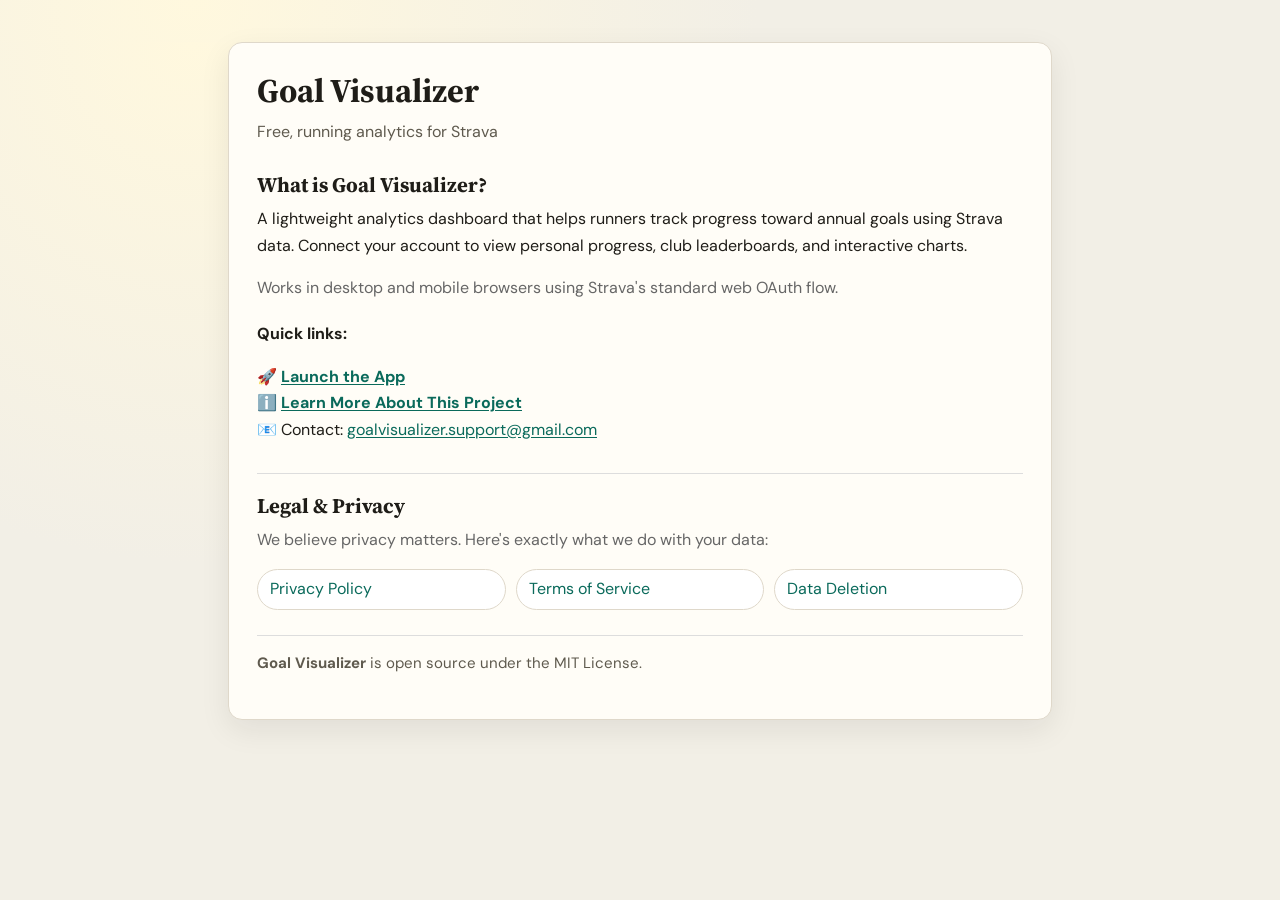
<file: docs/index.html>
<!doctype html>
<html lang="en">
  <head>
    <meta charset="UTF-8" />
    <meta name="viewport" content="width=device-width, initial-scale=1.0" />
    <title>Goal Visualizer | Free Running Analytics for Strava</title>
    <meta
      name="description"
      content="Goal Visualizer: Track your running goals with Strava. Free, private, open-source analytics dashboard."
    />
    <link rel="stylesheet" href="styles.css" />
  </head>
  <body>
    <main>
      <section class="card">
        <h1>Goal Visualizer</h1>
        <p class="subtle">Free, running analytics for Strava</p>

        <h2>What is Goal Visualizer?</h2>
        <p>
          A lightweight analytics dashboard that helps runners track progress toward annual
          goals using Strava data. Connect your account to view personal progress, club
          leaderboards, and interactive charts.
        </p>
        <p style="color: #666;">
          Works in desktop and mobile browsers using Strava's standard web OAuth flow.
        </p>

        <p style="margin-top: 20px;">
          <strong>Quick links:</strong>
        </p>
        <ul style="list-style: none; padding: 0;">
          <li>🚀 <a href="https://strava-goal-visualizer.fly.dev"><strong>Launch the App</strong></a></li>
          <li>ℹ️ <a href="about.html"><strong>Learn More About This Project</strong></a></li>
          <li>📧 Contact: <a href="mailto:goalvisualizer.support@gmail.com">goalvisualizer.support@gmail.com</a></li>
        </ul>

        <h2 style="margin-top: 30px; border-top: 1px solid #ddd; padding-top: 20px;">Legal & Privacy</h2>
        <p style="color: #666;">
          We believe privacy matters. Here's exactly what we do with your data:
        </p>
        <nav aria-label="Legal pages" style="display: flex; gap: 10px; flex-wrap: wrap;">
          <a href="privacy.html" style="flex: 1; min-width: 120px;">Privacy Policy</a>
          <a href="terms.html" style="flex: 1; min-width: 120px;">Terms of Service</a>
          <a href="data-deletion.html" style="flex: 1; min-width: 120px;">Data Deletion</a>
        </nav>

        <p class="footer" style="margin-top: 25px; border-top: 1px solid #ddd; padding-top: 15px;">
          <strong>Goal Visualizer</strong> is open source under the MIT License.<br />
        </p>
      </section>
    </main>
  </body>
</html>
</file>
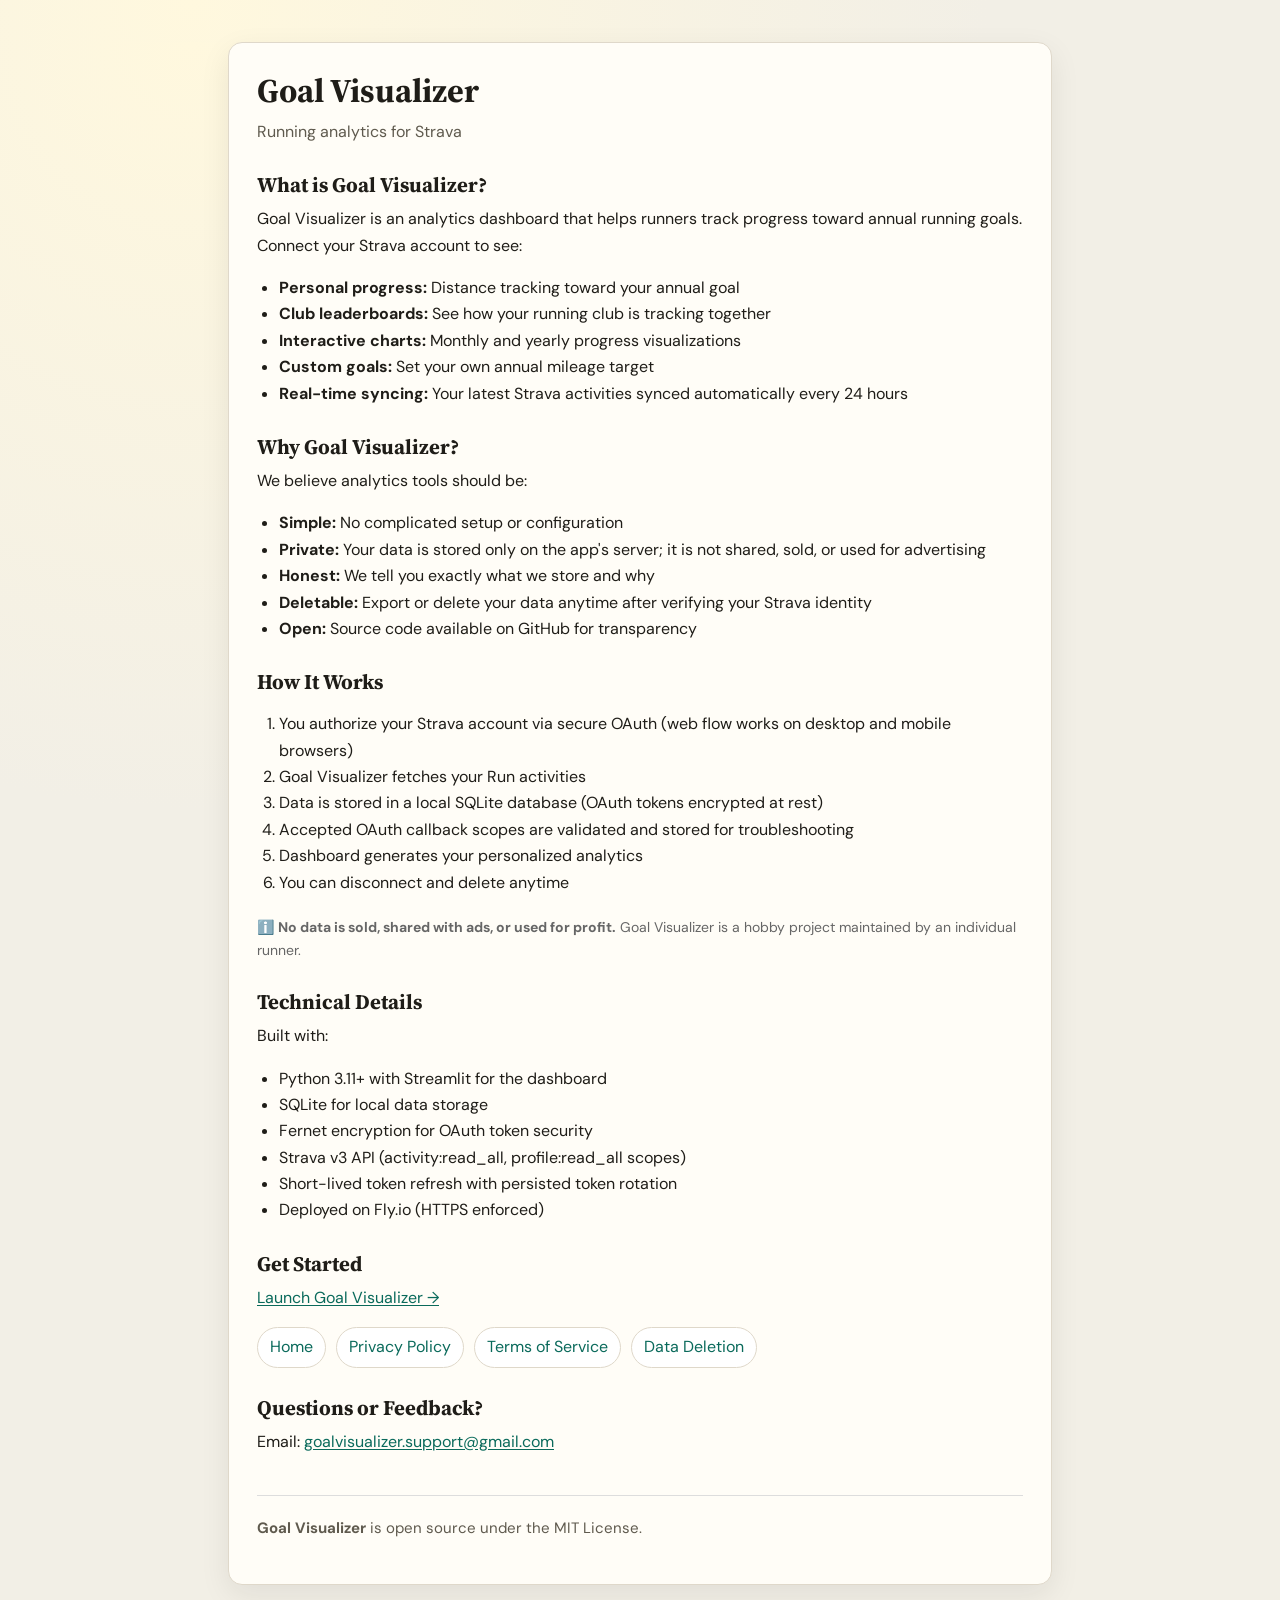
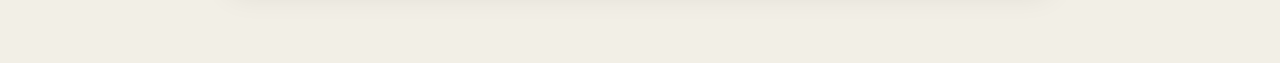
<file: docs/about.html>
<!doctype html>
<html lang="en">
  <head>
    <meta charset="UTF-8" />
    <meta name="viewport" content="width=device-width, initial-scale=1.0" />
    <title>Goal Visualizer | Running Analytics Dashboard</title>
    <meta
      name="description"
      content="Goal Visualizer: An analytics dashboard for tracking personal and club running goals using Strava data."
    />
    <link rel="stylesheet" href="styles.css" />
  </head>
  <body>
    <main>
      <section class="card">
        <h1>Goal Visualizer</h1>
        <p class="subtle">Running analytics for Strava</p>

        <h2>What is Goal Visualizer?</h2>
        <p>
          Goal Visualizer is an analytics dashboard that helps runners
          track progress toward annual running goals. Connect your Strava account to see:
        </p>
        <ul>
          <li><strong>Personal progress:</strong> Distance tracking toward your annual goal</li>
          <li><strong>Club leaderboards:</strong> See how your running club is tracking together</li>
          <li><strong>Interactive charts:</strong> Monthly and yearly progress visualizations</li>
          <li><strong>Custom goals:</strong> Set your own annual mileage target</li>
          <li><strong>Real-time syncing:</strong> Your latest Strava activities synced automatically every 24 hours</li>
        </ul>

        <h2>Why Goal Visualizer?</h2>
        <p>
          We believe analytics tools should be:
        </p>
        <ul>
          <li><strong>Simple:</strong> No complicated setup or configuration</li>
          <li><strong>Private:</strong> Your data is stored only on the app's server; it is not shared, sold, or used for advertising</li>
          <li><strong>Honest:</strong> We tell you exactly what we store and why</li>
          <li><strong>Deletable:</strong> Export or delete your data anytime after verifying your Strava identity</li>
          <li><strong>Open:</strong> Source code available on GitHub for transparency</li>
        </ul>

        <h2>How It Works</h2>
        <ol>
          <li>You authorize your Strava account via secure OAuth (web flow works on desktop and mobile browsers)</li>
          <li>Goal Visualizer fetches your Run activities</li>
          <li>Data is stored in a local SQLite database (OAuth tokens encrypted at rest)</li>
          <li>Accepted OAuth callback scopes are validated and stored for troubleshooting</li>
          <li>Dashboard generates your personalized analytics</li>
          <li>You can disconnect and delete anytime</li>
        </ol>

        <p style="color: #666; font-size: 14px; margin-top: 20px;">
          ℹ️ <strong>No data is sold, shared with ads, or used for profit.</strong> Goal Visualizer
          is a hobby project maintained by an individual runner.
        </p>

        <h2>Technical Details</h2>
        <p>
          Built with:
        </p>
        <ul>
          <li>Python 3.11+ with Streamlit for the dashboard</li>
          <li>SQLite for local data storage</li>
          <li>Fernet encryption for OAuth token security</li>
          <li>Strava v3 API (activity:read_all, profile:read_all scopes)</li>
          <li>Short-lived token refresh with persisted token rotation</li>
          <li>Deployed on Fly.io (HTTPS enforced)</li>
        </ul>

        <h2>Get Started</h2>
        <p>
          <a href="https://strava-goal-visualizer.fly.dev">Launch Goal Visualizer →</a>
        </p>

        <nav aria-label="Legal pages">
          <a href="index.html">Home</a>
          <a href="privacy.html">Privacy Policy</a>
          <a href="terms.html">Terms of Service</a>
          <a href="data-deletion.html">Data Deletion</a>
        </nav>

        <h2>Questions or Feedback?</h2>
        <p>
          Email: <a href="mailto:goalvisualizer.support@gmail.com">goalvisualizer.support@gmail.com</a>
        </p>

        <p class="footer" style="margin-top: 40px; border-top: 1px solid #ddd; padding-top: 20px;">
          <strong>Goal Visualizer</strong> is open source under the MIT License.<br />
        </p>
      </section>
    </main>
  </body>
</html>
</file>
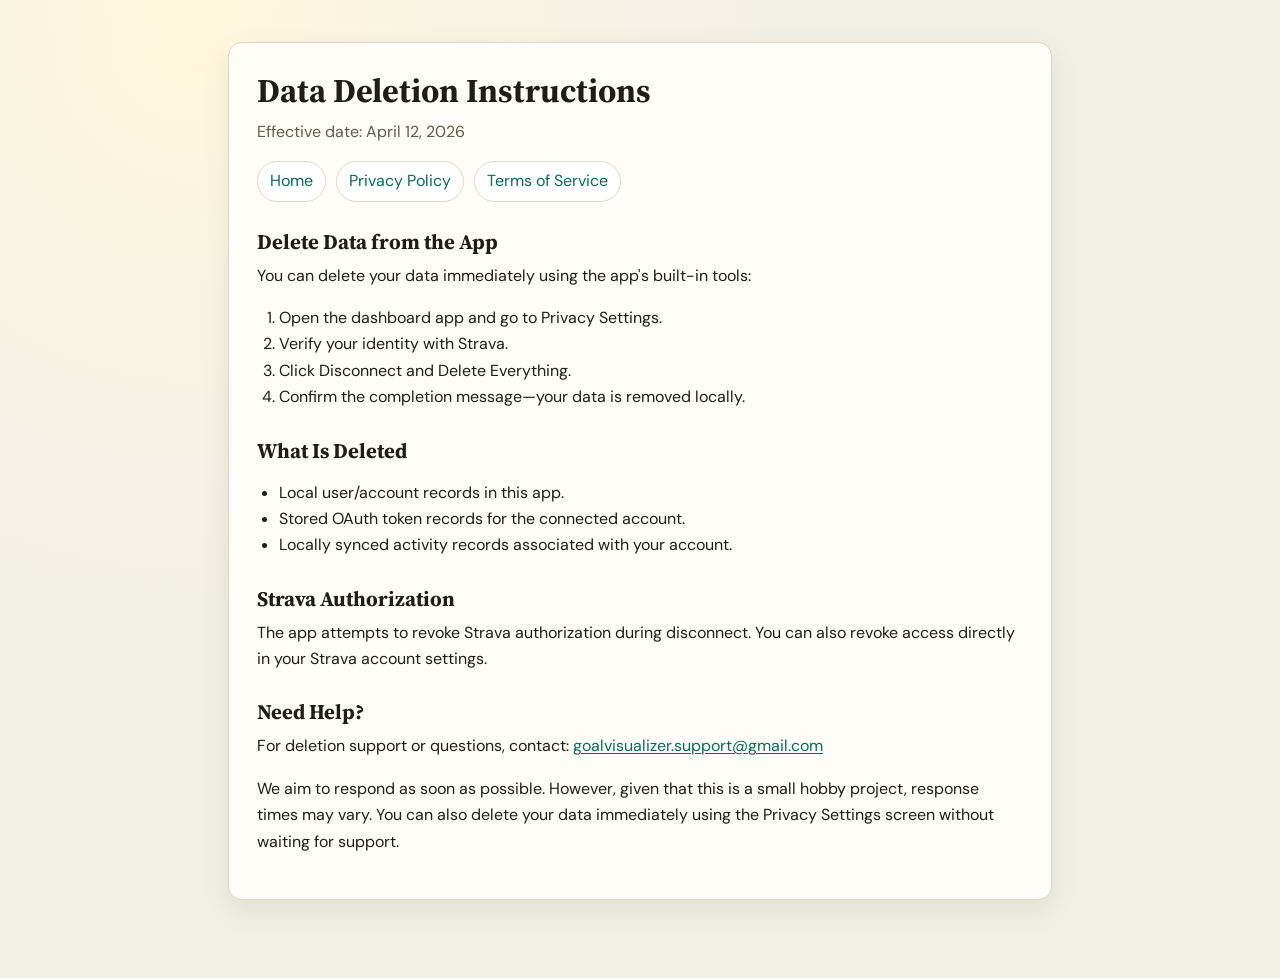
<file: docs/data-deletion.html>
<!doctype html>
<html lang="en">
  <head>
    <meta charset="UTF-8" />
    <meta name="viewport" content="width=device-width, initial-scale=1.0" />
    <title>Data Deletion | Goal Visualizer</title>
    <meta
      name="description"
      content="How to delete your data for Goal Visualizer."
    />
    <link rel="stylesheet" href="styles.css" />
  </head>
  <body>
    <main>
      <section class="card">
        <h1>Data Deletion Instructions</h1>
        <p class="subtle">Effective date: April 12, 2026</p>

        <nav aria-label="Legal pages">
          <a href="index.html">Home</a>
          <a href="privacy.html">Privacy Policy</a>
          <a href="terms.html">Terms of Service</a>
        </nav>

        <h2>Delete Data from the App</h2>
        <p>
          You can delete your data immediately using the app's built-in tools:
        </p>
        <ol>
          <li>Open the dashboard app and go to Privacy Settings.</li>
          <li>Verify your identity with Strava.</li>
          <li>Click Disconnect and Delete Everything.</li>
          <li>Confirm the completion message—your data is removed locally.</li>
        </ol>

        <h2>What Is Deleted</h2>
        <ul>
          <li>Local user/account records in this app.</li>
          <li>Stored OAuth token records for the connected account.</li>
          <li>Locally synced activity records associated with your account.</li>
        </ul>

        <h2>Strava Authorization</h2>
        <p>
          The app attempts to revoke Strava authorization during disconnect. You can also
          revoke access directly in your Strava account settings.
        </p>

        <h2>Need Help?</h2>
        <p>
          For deletion support or questions, contact:
          <a href="mailto:goalvisualizer.support@gmail.com">goalvisualizer.support@gmail.com</a>
        </p>
        <p>
          We aim to respond as soon as possible. However, given that this is a small hobby
          project, response times may vary. You can also delete your data immediately using
          the Privacy Settings screen without waiting for support.
        </p>
      </section>
    </main>
  </body>
</html>
</file>
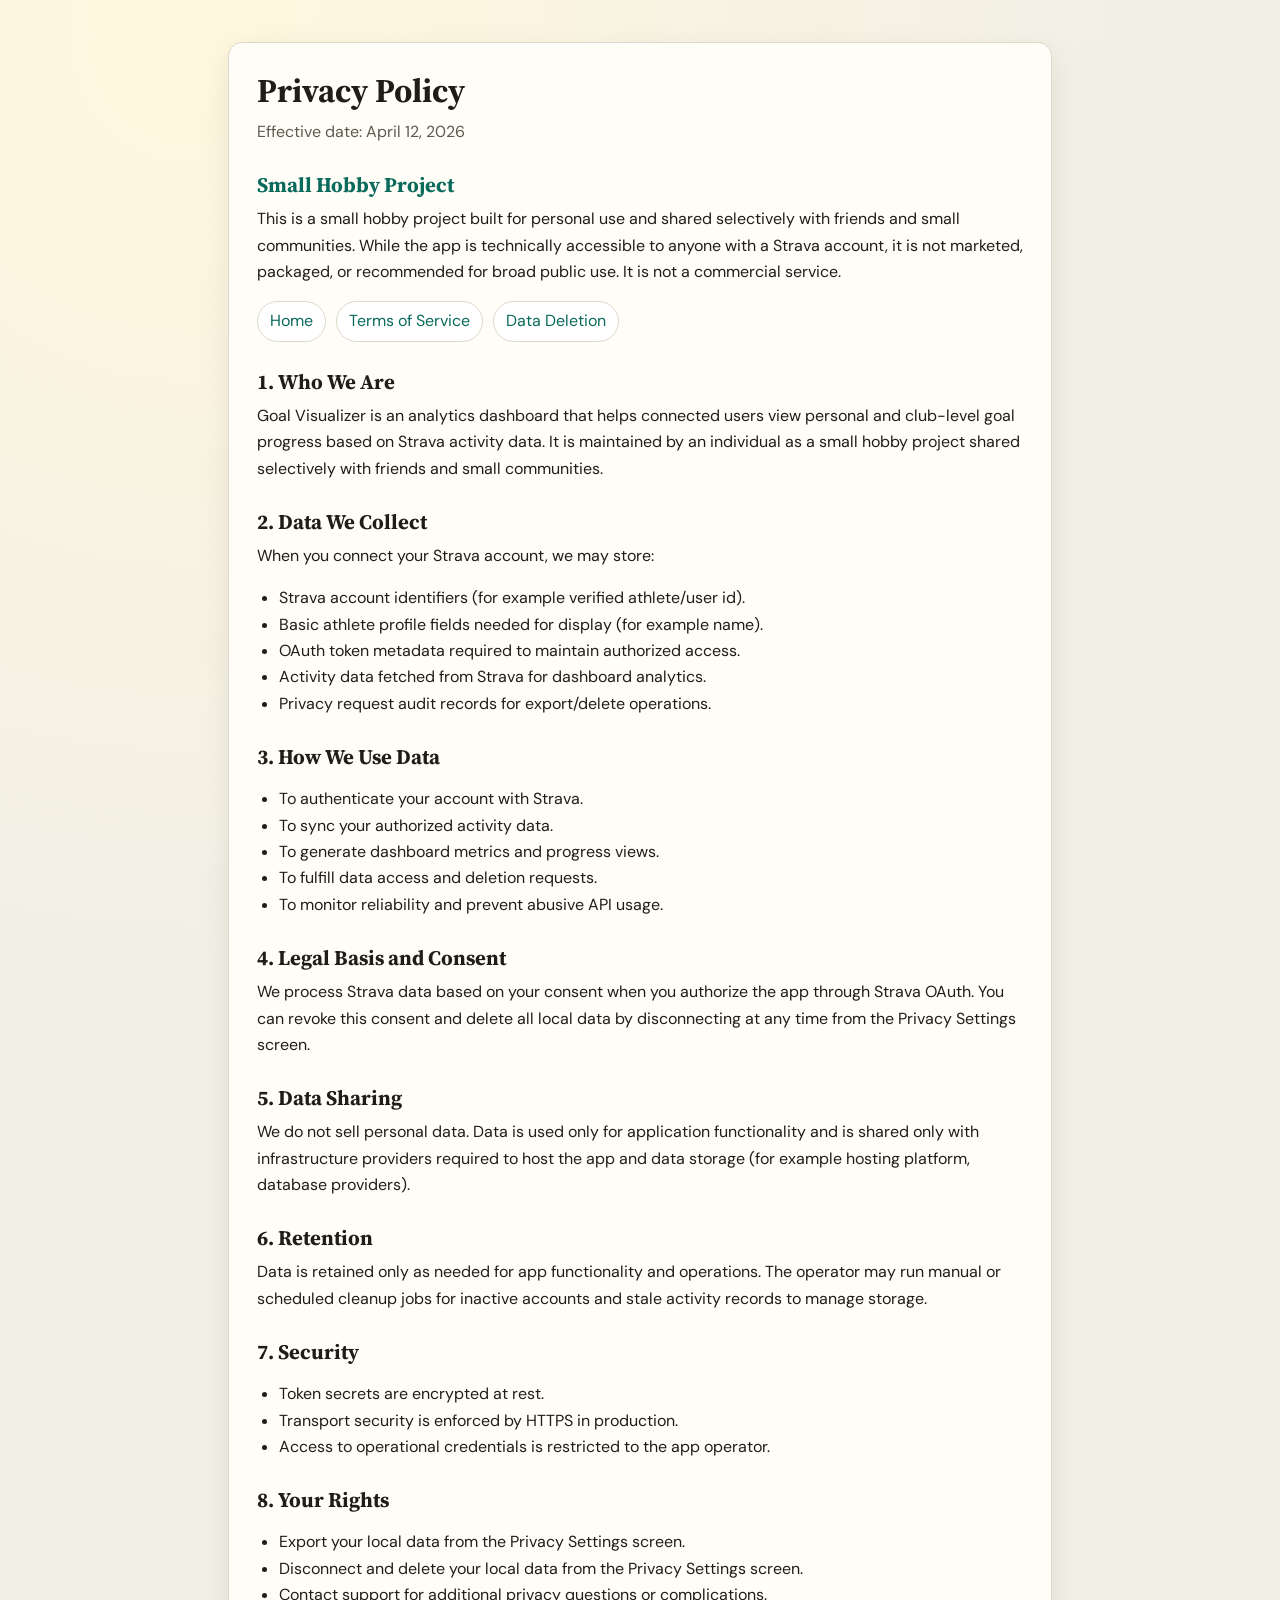
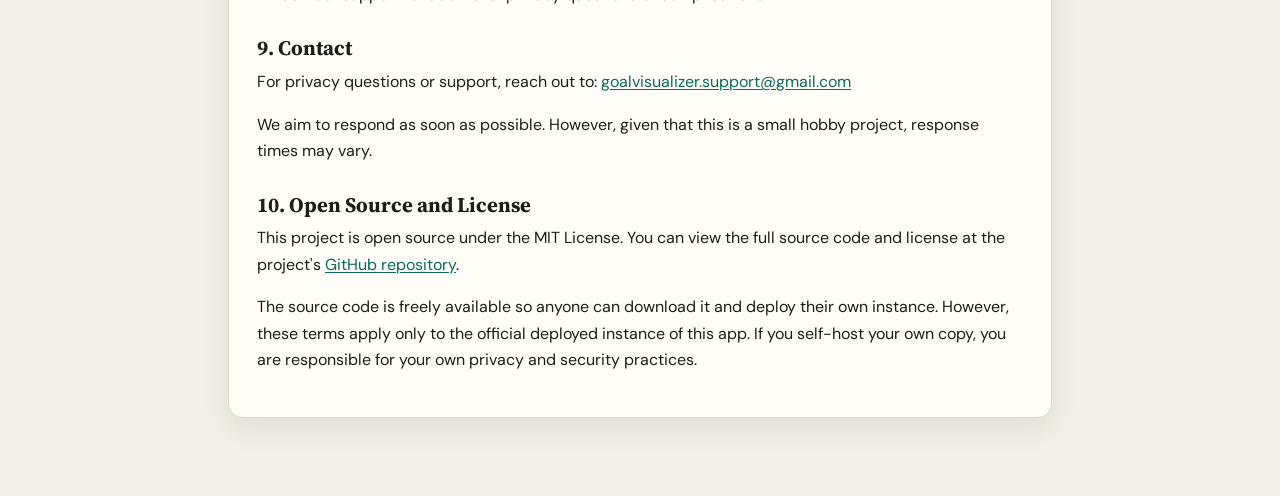
<file: docs/privacy.html>
<!doctype html>
<html lang="en">
  <head>
    <meta charset="UTF-8" />
    <meta name="viewport" content="width=device-width, initial-scale=1.0" />
    <title>Privacy Policy | Goal Visualizer</title>
    <meta
      name="description"
      content="Privacy Policy for Goal Visualizer."
    />
    <link rel="stylesheet" href="styles.css" />
  </head>
  <body>
    <main>
      <section class="card">
        <h1>Privacy Policy</h1>
        <p class="subtle">Effective date: April 12, 2026</p>

        <h2 style="color: #0a6a5b;">Small Hobby Project</h2>
        <p>
          This is a small hobby project built for personal use and shared selectively with friends
          and small communities. While the app is technically accessible to anyone with a Strava
          account, it is not marketed, packaged, or recommended for broad public use. It is not a
          commercial service.
        </p>

        <nav aria-label="Legal pages">
          <a href="index.html">Home</a>
          <a href="terms.html">Terms of Service</a>
          <a href="data-deletion.html">Data Deletion</a>
        </nav>

        <h2>1. Who We Are</h2>
        <p>
          Goal Visualizer is an analytics dashboard that helps connected users view
          personal and club-level goal progress based on Strava activity data. It is maintained
          by an individual as a small hobby project shared selectively with friends and small
          communities.
        </p>

        <h2>2. Data We Collect</h2>
        <p>When you connect your Strava account, we may store:</p>
        <ul>
          <li>Strava account identifiers (for example verified athlete/user id).</li>
          <li>Basic athlete profile fields needed for display (for example name).</li>
          <li>OAuth token metadata required to maintain authorized access.</li>
          <li>Activity data fetched from Strava for dashboard analytics.</li>
          <li>Privacy request audit records for export/delete operations.</li>
        </ul>

        <h2>3. How We Use Data</h2>
        <ul>
          <li>To authenticate your account with Strava.</li>
          <li>To sync your authorized activity data.</li>
          <li>To generate dashboard metrics and progress views.</li>
          <li>To fulfill data access and deletion requests.</li>
          <li>To monitor reliability and prevent abusive API usage.</li>
        </ul>

        <h2>4. Legal Basis and Consent</h2>
        <p>
          We process Strava data based on your consent when you authorize the app through
          Strava OAuth. You can revoke this consent and delete all local data by disconnecting
          at any time from the Privacy Settings screen.
        </p>

        <h2>5. Data Sharing</h2>
        <p>
          We do not sell personal data. Data is used only for application functionality and
          is shared only with infrastructure providers required to host the app and data storage
          (for example hosting platform, database providers).
        </p>

        <h2>6. Retention</h2>
        <p>
          Data is retained only as needed for app functionality and operations. The operator
          may run manual or scheduled cleanup jobs for inactive accounts and stale activity
          records to manage storage.
        </p>

        <h2>7. Security</h2>
        <ul>
          <li>Token secrets are encrypted at rest.</li>
          <li>Transport security is enforced by HTTPS in production.</li>
          <li>Access to operational credentials is restricted to the app operator.</li>
        </ul>

        <h2>8. Your Rights</h2>
        <ul>
          <li>Export your local data from the Privacy Settings screen.</li>
          <li>Disconnect and delete your local data from the Privacy Settings screen.</li>
          <li>Contact support for additional privacy questions or complications.</li>
        </ul>

        <h2>9. Contact</h2>
        <p>
          For privacy questions or support, reach out to:
          <a href="mailto:goalvisualizer.support@gmail.com">goalvisualizer.support@gmail.com</a>
        </p>
        <p>
          We aim to respond as soon as possible. However, given that this is a small hobby
          project, response times may vary.
        </p>

        <h2>10. Open Source and License</h2>
        <p>
          This project is open source under the MIT License. You can view the full source code
          and license at the project's
          <a href="https://github.com/DeCoppelElias/Strava-Goal-Visualizer">GitHub repository</a>.
        </p>
        <p>
          The source code is freely available so anyone can download it and deploy their own
          instance. However, these terms apply only to the official deployed instance of this
          app. If you self-host your own copy, you are responsible for your own privacy and
          security practices.
        </p>
      </section>
    </main>
  </body>
</html>
</file>
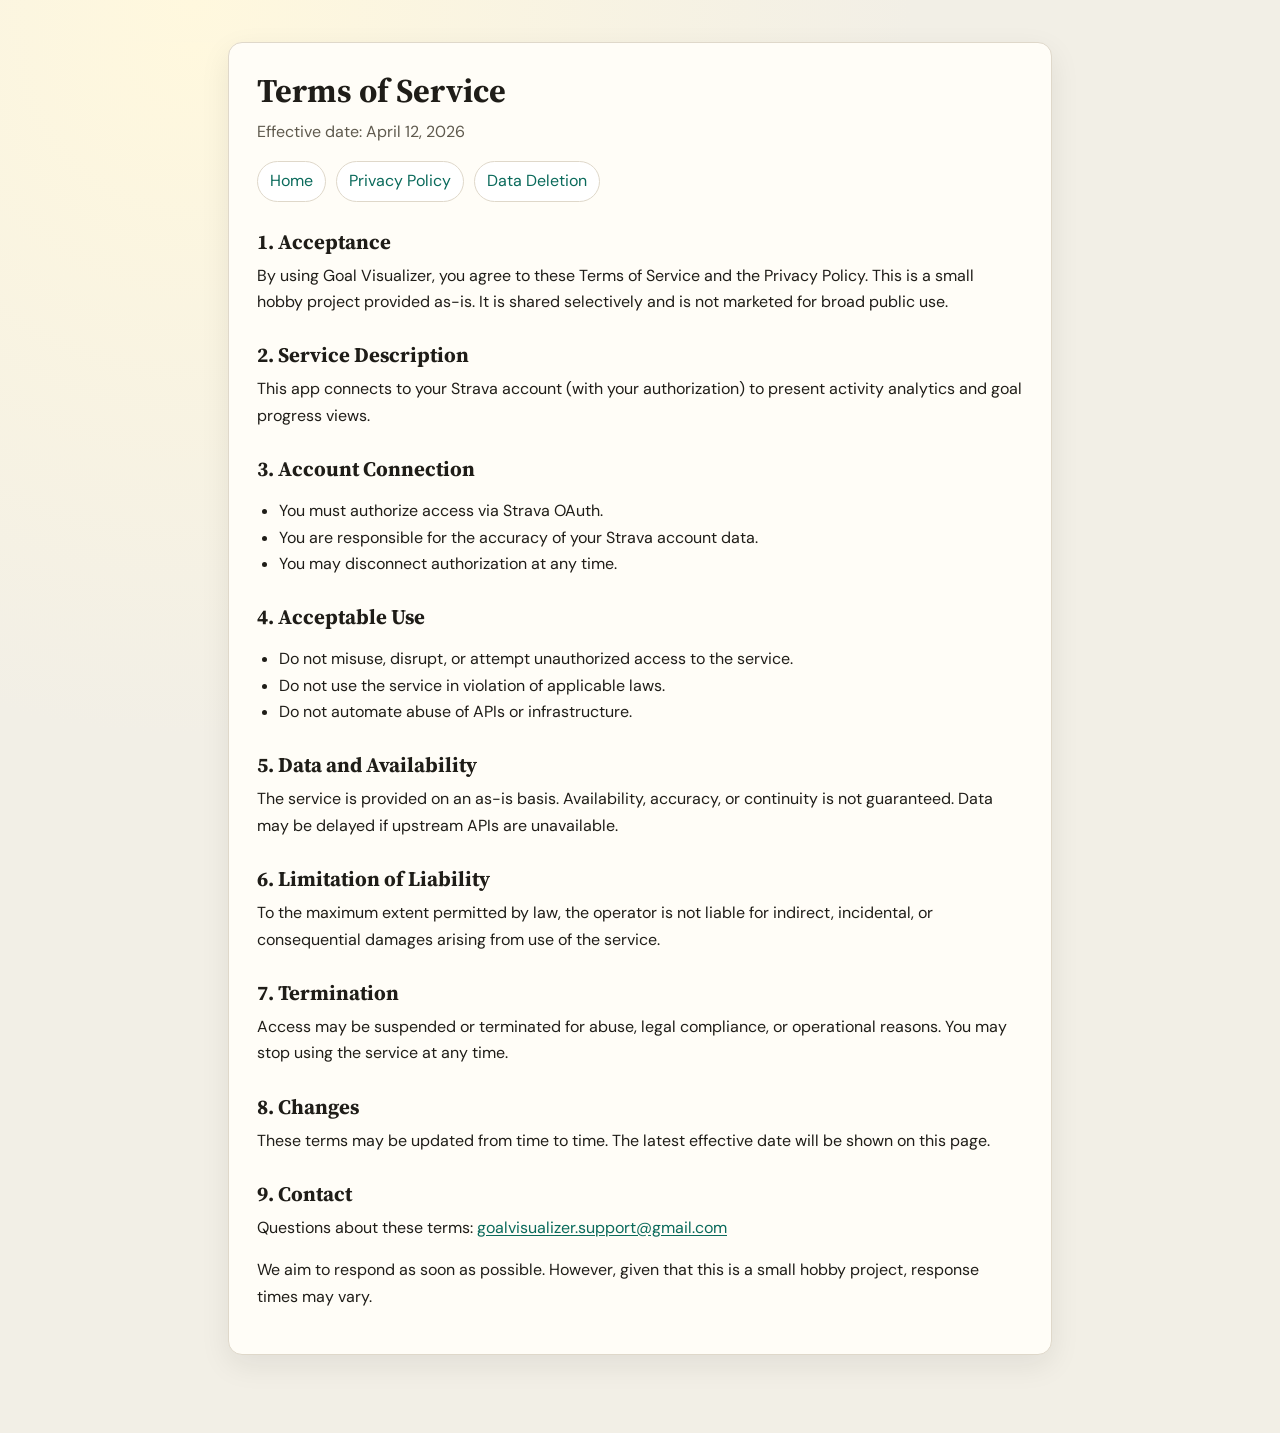
<file: docs/terms.html>
<!doctype html>
<html lang="en">
  <head>
    <meta charset="UTF-8" />
    <meta name="viewport" content="width=device-width, initial-scale=1.0" />
    <title>Terms of Service | Goal Visualizer</title>
    <meta
      name="description"
      content="Terms of Service for Goal Visualizer."
    />
    <link rel="stylesheet" href="styles.css" />
  </head>
  <body>
    <main>
      <section class="card">
        <h1>Terms of Service</h1>
        <p class="subtle">Effective date: April 12, 2026</p>

        <nav aria-label="Legal pages">
          <a href="index.html">Home</a>
          <a href="privacy.html">Privacy Policy</a>
          <a href="data-deletion.html">Data Deletion</a>
        </nav>

        <h2>1. Acceptance</h2>
        <p>
          By using Goal Visualizer, you agree to these Terms of Service and the
          Privacy Policy. This is a small hobby project provided as-is. It is shared selectively
          and is not marketed for broad public use.
        </p>

        <h2>2. Service Description</h2>
        <p>
          This app connects to your Strava account (with your authorization) to present
          activity analytics and goal progress views.
        </p>

        <h2>3. Account Connection</h2>
        <ul>
          <li>You must authorize access via Strava OAuth.</li>
          <li>You are responsible for the accuracy of your Strava account data.</li>
          <li>You may disconnect authorization at any time.</li>
        </ul>

        <h2>4. Acceptable Use</h2>
        <ul>
          <li>Do not misuse, disrupt, or attempt unauthorized access to the service.</li>
          <li>Do not use the service in violation of applicable laws.</li>
          <li>Do not automate abuse of APIs or infrastructure.</li>
        </ul>

        <h2>5. Data and Availability</h2>
        <p>
          The service is provided on an as-is basis. Availability, accuracy, or continuity
          is not guaranteed. Data may be delayed if upstream APIs are unavailable.
        </p>

        <h2>6. Limitation of Liability</h2>
        <p>
          To the maximum extent permitted by law, the operator is not liable for indirect,
          incidental, or consequential damages arising from use of the service.
        </p>

        <h2>7. Termination</h2>
        <p>
          Access may be suspended or terminated for abuse, legal compliance, or operational
          reasons. You may stop using the service at any time.
        </p>

        <h2>8. Changes</h2>
        <p>
          These terms may be updated from time to time. The latest effective date will be
          shown on this page.
        </p>

        <h2>9. Contact</h2>
        <p>
          Questions about these terms:
          <a href="mailto:goalvisualizer.support@gmail.com">goalvisualizer.support@gmail.com</a>
        </p>
        <p>
          We aim to respond as soon as possible. However, given that this is a small hobby
          project, response times may vary.
        </p>
      </section>
    </main>
  </body>
</html>
</file>
<file: docs/styles.css>
@import url('https://fonts.googleapis.com/css2?family=DM+Sans:wght@400;500;700&family=Source+Serif+4:wght@400;600;700&display=swap');

:root {
  --bg: #f2efe6;
  --paper: #fffdf7;
  --ink: #1f1d18;
  --muted: #5f5a4e;
  --accent: #0a6a5b;
  --accent-soft: #d3ece6;
  --line: #dfd8ca;
  --radius: 14px;
  --shadow: 0 10px 30px rgba(31, 29, 24, 0.08);
}

* {
  box-sizing: border-box;
}

html,
body {
  margin: 0;
  padding: 0;
  background: radial-gradient(circle at 15% 0%, #fff8de 0%, #f2efe6 40%),
    linear-gradient(145deg, #f4f1e8 0%, #ebe5d7 100%);
  color: var(--ink);
  min-height: 100%;
}

body {
  font-family: "DM Sans", "Segoe UI", sans-serif;
  line-height: 1.65;
}

main {
  max-width: 860px;
  margin: 42px auto;
  padding: 0 18px 36px;
}

.card {
  background: var(--paper);
  border: 1px solid var(--line);
  border-radius: var(--radius);
  box-shadow: var(--shadow);
  padding: 28px;
  animation: enter 260ms ease-out;
}

h1,
h2,
h3 {
  font-family: "Source Serif 4", Georgia, serif;
  line-height: 1.2;
  margin-top: 0;
}

h1 {
  font-size: clamp(1.9rem, 2.6vw, 2.5rem);
  margin-bottom: 8px;
}

h2 {
  font-size: 1.3rem;
  margin-top: 28px;
  margin-bottom: 8px;
}

h3 {
  font-size: 1.08rem;
  margin-top: 18px;
  margin-bottom: 8px;
}

p,
li {
  color: var(--ink);
  margin-top: 0;
}

ul,
ol {
  padding-left: 22px;
}

.subtle {
  color: var(--muted);
  margin-bottom: 16px;
}

.note {
  border-left: 4px solid var(--accent);
  background: var(--accent-soft);
  padding: 10px 12px;
  border-radius: 8px;
}

a {
  color: var(--accent);
  text-underline-offset: 2px;
}

a:hover {
  text-decoration-thickness: 2px;
}

nav {
  display: flex;
  flex-wrap: wrap;
  gap: 10px;
  margin: 14px 0 4px;
}

nav a {
  display: inline-block;
  border: 1px solid var(--line);
  border-radius: 999px;
  padding: 6px 12px;
  text-decoration: none;
  background: #fff;
  transition: transform 120ms ease, background-color 120ms ease;
}

nav a:hover {
  transform: translateY(-1px);
  background: #fcfaf2;
}

.footer {
  margin-top: 22px;
  color: var(--muted);
  font-size: 0.94rem;
}

@keyframes enter {
  from {
    opacity: 0;
    transform: translateY(6px);
  }
  to {
    opacity: 1;
    transform: translateY(0);
  }
}

@media (max-width: 640px) {
  main {
    margin-top: 20px;
    padding: 0 12px 24px;
  }

  .card {
    padding: 18px;
  }
}
</file>
